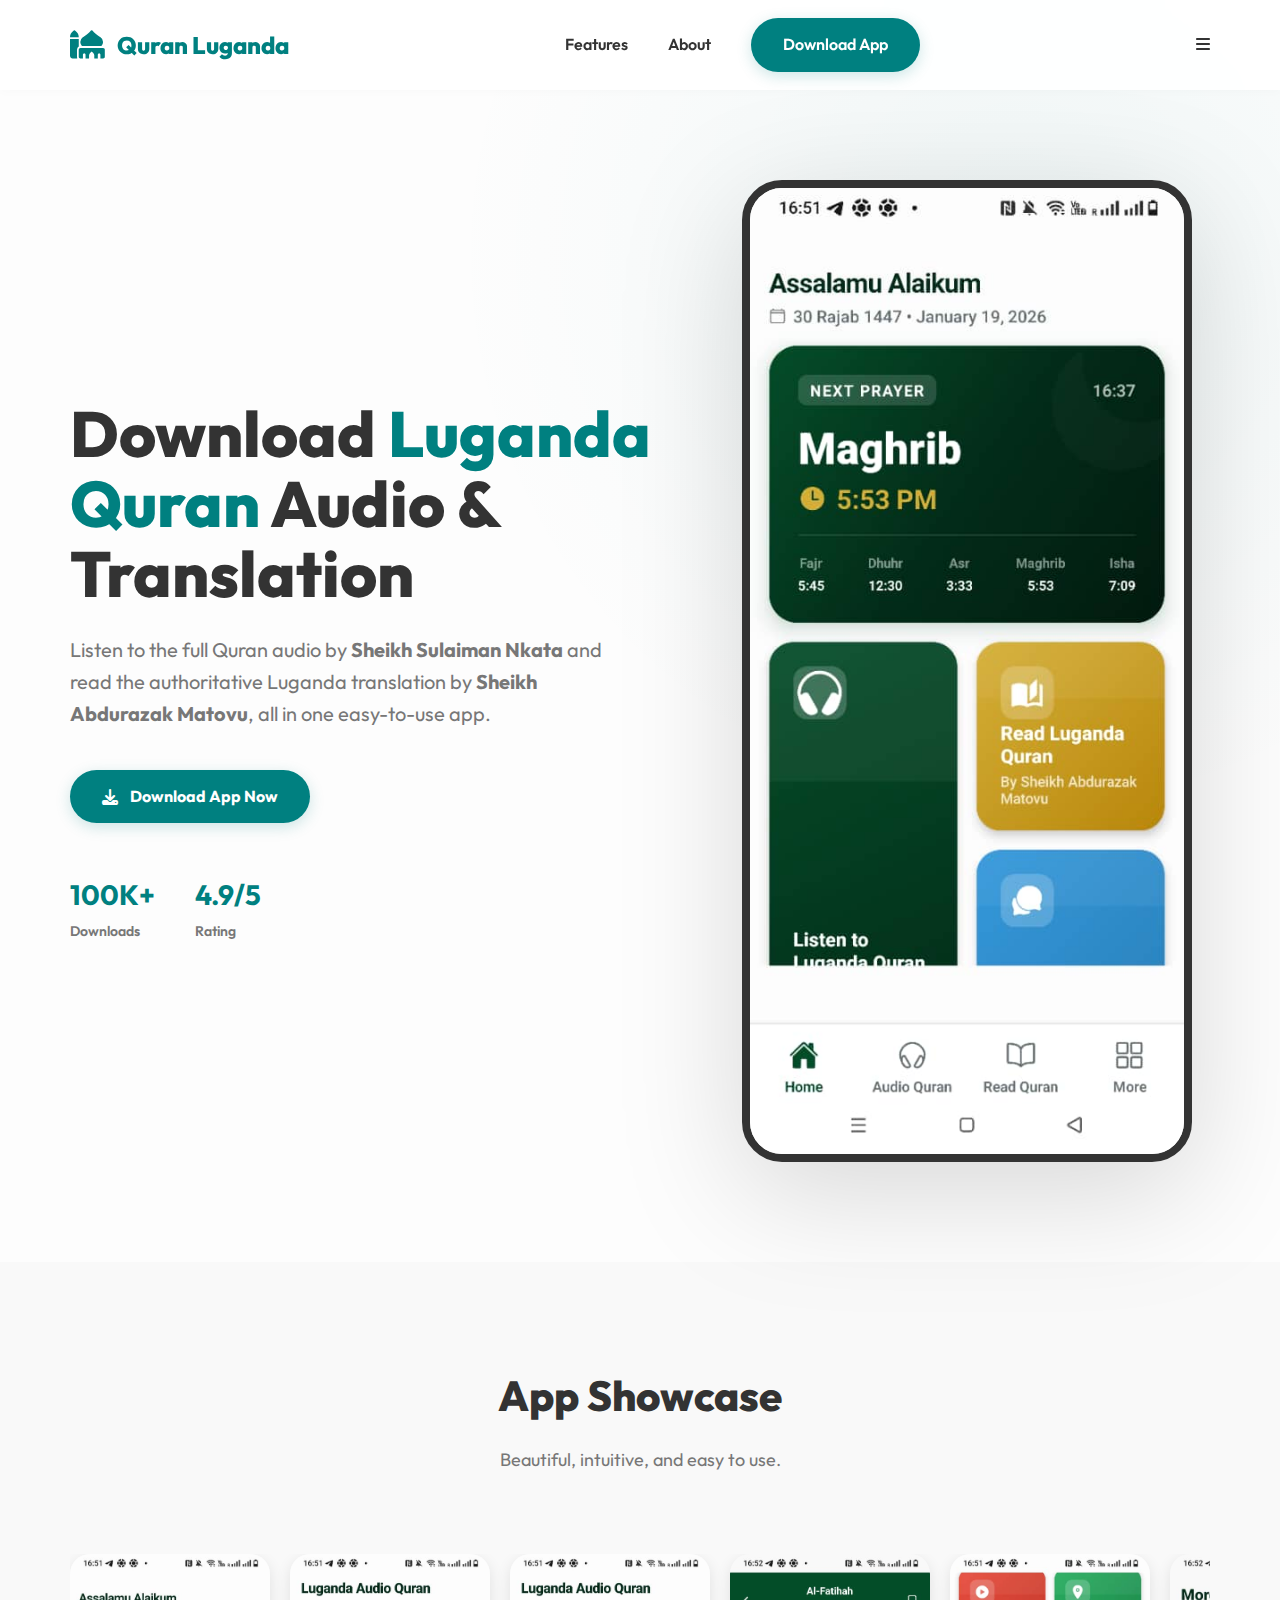
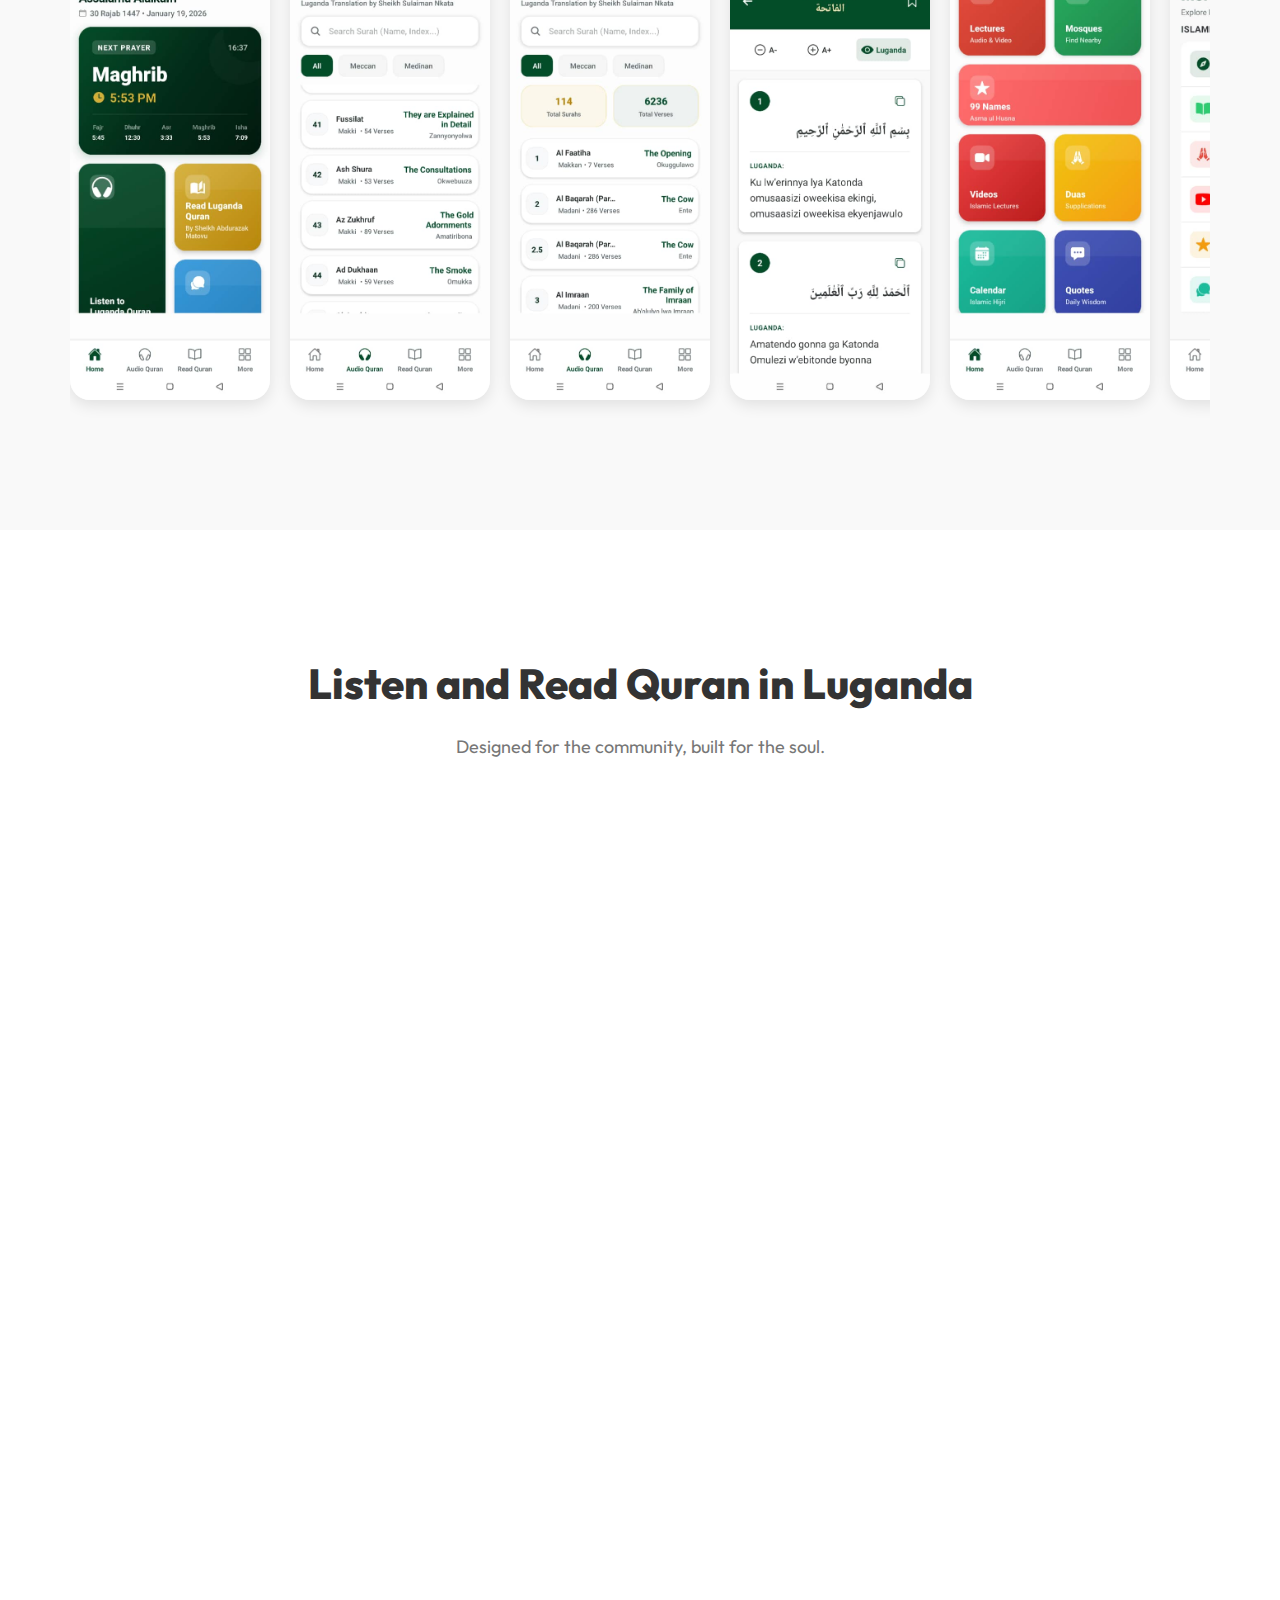
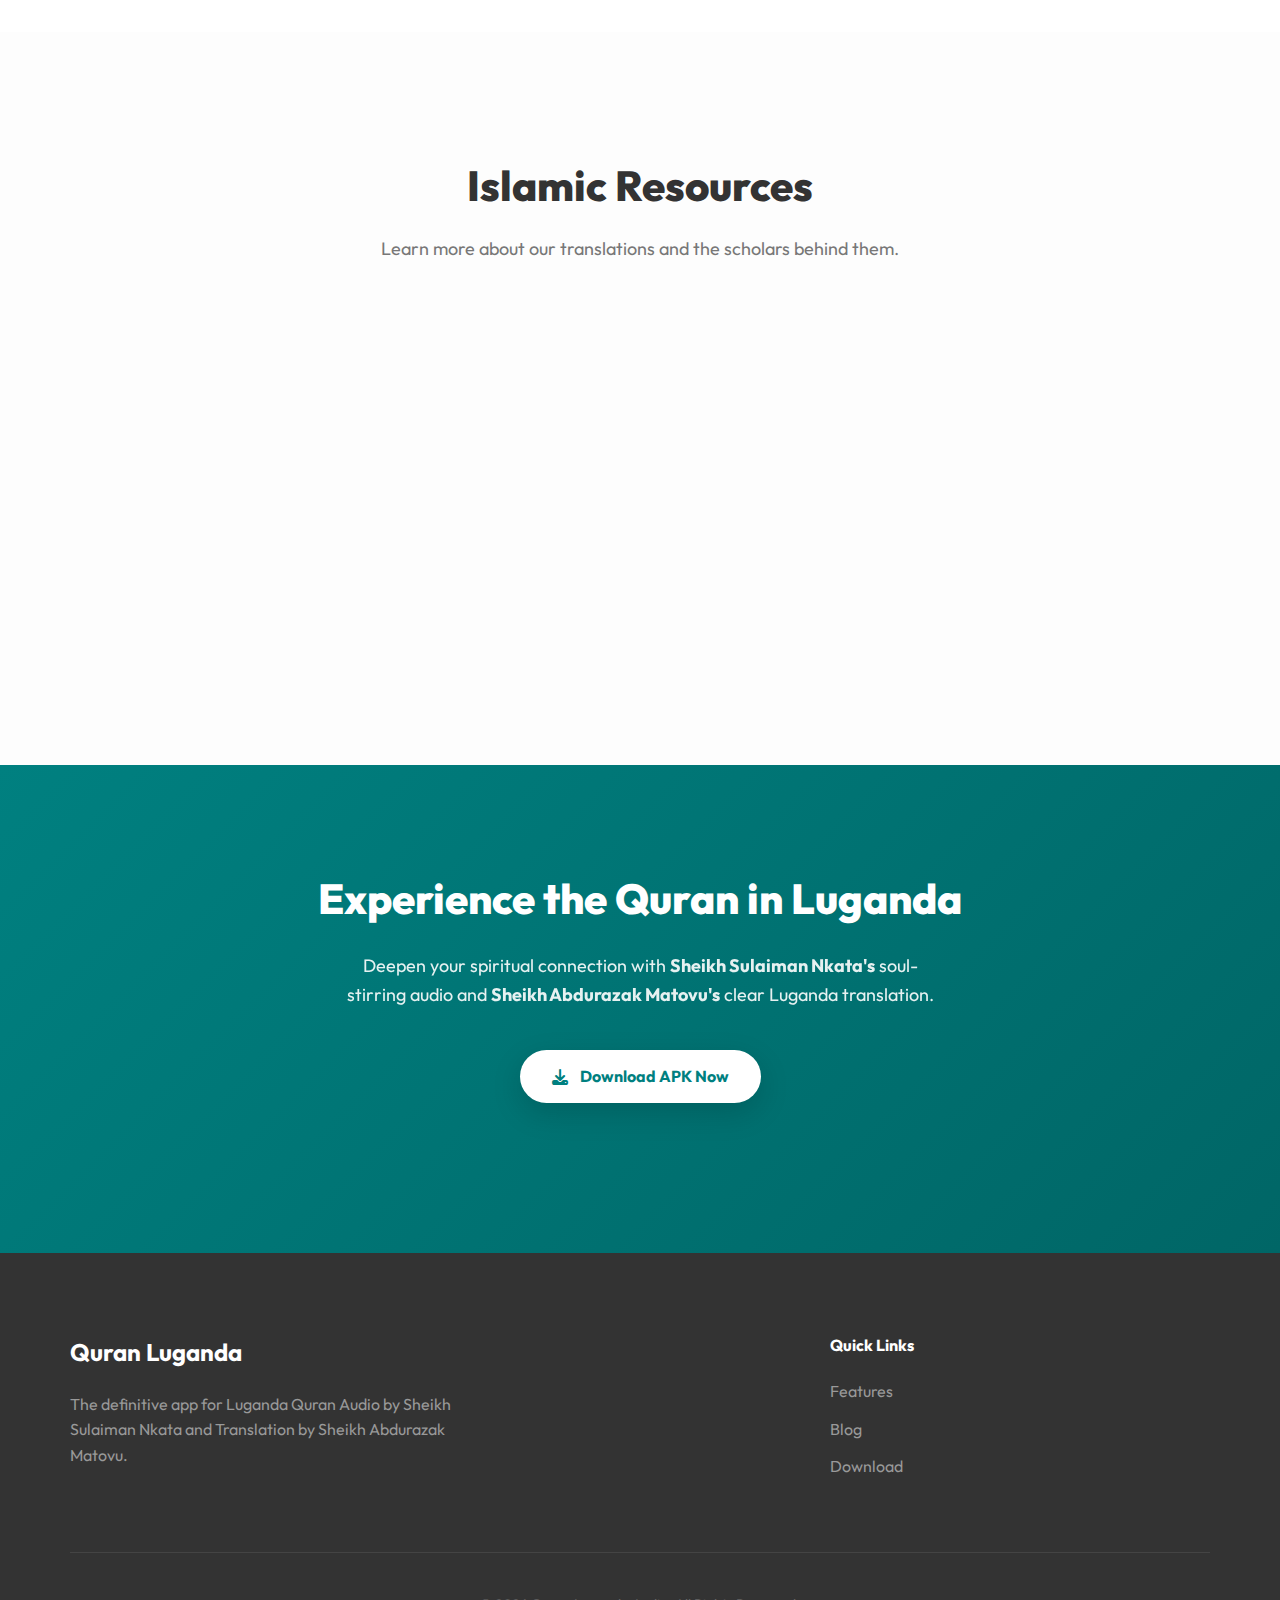
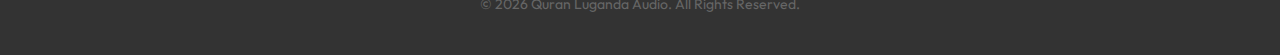
<file: index.html>
<!DOCTYPE html>
<html lang="en">

<head>
    <meta charset="UTF-8">
    <meta name="viewport" content="width=device-width, initial-scale=1.0">
    <title>Luganda Quran: Full Audio by Sheikh Sulaiman Nkata & Translation by Sheikh Abdurazak Matovu</title>
    <meta name="description"
        content="Get the ultimate Luganda Quran app. Featuring full Luganda Quran translation by Sheikh Sulaiman Nkata and the authentic Luganda Quran translation by Sheikh Abdurazak Matovu.">
    <meta name="keywords"
        content="luganda audio quran sheikh sulaiman nkata, luganda quran translation sheikh abdulrazak matovu, nkata quran audio, matovu luganda translation, luganda quran app">
    <link href="https://fonts.googleapis.com/css2?family=Outfit:wght@300;400;600;700;800&display=swap" rel="stylesheet">
    <link rel="stylesheet" href="https://cdnjs.cloudflare.com/ajax/libs/font-awesome/6.4.0/css/all.min.css">
    <link rel="icon" type="image/png" href="assets/icon.png">
    <link rel="stylesheet" href="css/style.css">

    <meta name="google-site-verification" content="h4KL3vd6GWtZIROnPyLtY2tIYtEu7LKfR4NY5_Zqbvc" />
</head>

<body>
    <!-- Navigation -->
    <nav class="navbar">
        <div class="container nav-wrapper">
            <div class="logo">
                <i class="fas fa-mosque"></i>
                <span>Quran Luganda</span>
            </div>
            <ul class="nav-links">
                <li><a href="#features">Features</a></li>
                <li><a href="#about">About</a></li>
                <li><a href="#download" class="btn-primary">Download App</a></li>
            </ul>
            <div class="menu-toggle">
                <i class="fas fa-bars"></i>
            </div>
        </div>
    </nav>

    <!-- Hero Section -->
    <header class="hero">
        <div class="container hero-grid">
            <div class="hero-text">

                <h1>Download <span>Luganda Quran</span> Audio & Translation</h1>
                <p>Listen to the full Quran audio by <b>Sheikh Sulaiman Nkata</b> and read the authoritative Luganda
                    translation by <b>Sheikh Abdurazak Matovu</b>, all in one easy-to-use app.</p>
                <div class="cta-buttons">
                    <a href="https://firebasestorage.googleapis.com/v0/b/qurancms-ecf1e.appspot.com/o/QuranLuganda.apk?alt=media&token=3fe24dc3-1a38-446a-a864-f826b4dfc146"
                        download="QuranLuganda.apk" class="btn-primary">
                        <i class="fas fa-download"></i>
                        <span>Download App Now</span>
                    </a>
                </div>
                <div class="stats">
                    <div class="stat-item">
                        <strong>100K+</strong>
                        <span>Downloads</span>
                    </div>
                    <div class="stat-item">
                        <strong>4.9/5</strong>
                        <span>Rating</span>
                    </div>
                </div>
            </div>
            <div class="hero-image">
                <div class="mockup-frame">
                    <img src="assets/sc1.jpeg" alt="Quran Luganda App Home Screen">
                </div>
            </div>
        </div>
    </header>

    <!-- Screenshots Section -->
    <section id="screenshots" class="screenshots">
        <div class="container">
            <div class="section-title">
                <h2>App Showcase</h2>
                <p>Beautiful, intuitive, and easy to use.</p>
            </div>
            <div class="screenshots-slider">
                <div class="screenshot-item">
                    <img src="assets/sc1.jpeg" alt="Screenshot 1">
                </div>
                <div class="screenshot-item">
                    <img src="assets/sc2.jpeg" alt="Screenshot 2">
                </div>
                <div class="screenshot-item">
                    <img src="assets/sc3.jpeg" alt="Screenshot 3">
                </div>
                <div class="screenshot-item">
                    <img src="assets/sc4.jpeg" alt="Screenshot 4">
                </div>
                <div class="screenshot-item">
                    <img src="assets/sc5.jpeg" alt="Screenshot 5">
                </div>
                <div class="screenshot-item">
                    <img src="assets/sc6.jpeg" alt="Screenshot 6">
                </div>
            </div>
        </div>
    </section>

    <!-- Features Section -->
    <section id="features" class="features">
        <div class="container">
            <div class="section-title">
                <h2>Listen and Read Quran in Luganda</h2>
                <p>Designed for the community, built for the soul.</p>
            </div>
            <div class="features-grid">
                <div class="feature-card">
                    <div class="icon-box"><i class="fas fa-volume-up"></i></div>
                    <h3>Audio Quran</h3>
                    <p>High-quality full Luganda audio translation for all 114 surahs by Sheikh Sulaiman Nkata</p>
                </div>
                <div class="feature-card">
                    <div class="icon-box"><i class="fas fa-microphone"></i></div>
                    <h3>Islamic Lectures</h3>
                    <p>Exclusive lectures from speakers like Sheikh SSenjala, Iman Kyeyune and more.</p>
                </div>
                <div class="feature-card">
                    <div class="icon-box"><i class="fas fa-download"></i></div>
                    <h3>Offline Access</h3>
                    <p>Download your favorite surahs and translations to listen or read even without an internet
                        connection.</p>
                </div>
                <div class="feature-card">
                    <div class="icon-box"><i class="fas fa-calendar-alt"></i></div>
                    <h3>Islamic Calendar</h3>
                    <p>Integrated Islamic calendar to track important dates.</p>
                </div>
                <div class="feature-card">
                    <div class="icon-box"><i class="fas fa-compass"></i></div>
                    <h3>Qibla Finder</h3>
                    <p>Accurate Qibla direction finder based on your current location.</p>
                </div>
                <div class="feature-card">
                    <div class="icon-box"><i class="fas fa-book-open"></i></div>
                    <h3>Quran Reading</h3>
                    <p>Read the Quran in Arabic and Luganda translation by Sheikh Abdurazak Matovu.</p>
                </div>
            </div>
        </div>
    </section>

    <!-- Blog Section -->
    <section id="blog" class="blog">
        <div class="container">
            <div class="section-title">
                <h2>Islamic Resources</h2>
                <p>Learn more about our translations and the scholars behind them.</p>
            </div>
            <div class="features-grid">
                <article class="feature-card">
                    <h3>Sheikh Sulaiman Nkata Audio Guide</h3>
                    <p>Learn how to download the full 114 surahs for offline listening on your device.</p>
                    <a href="blog/how-to-download-full-luganda-quran-audio-by-sheikh-sulaiman-nkata.html"
                        class="back-link" style="margin-top: 15px; display: inline-block;">Read More &rarr;</a>
                </article>
                <article class="feature-card">
                    <h3>Authentic Matovu Translation</h3>
                    <p>Discover the history and importance of the definitive Luganda Quran text translation.</p>
                    <a href="blog/authentic-luganda-quran-translation-by-sheikh-abdurazak-matovu.html" class="back-link"
                        style="margin-top: 15px; display: inline-block;">Read More &rarr;</a>
                </article>
                <article class="feature-card">
                    <h3>Listen Luganda Quran Online</h3>
                    <p>A complete guide to streaming high-quality Quran recitations in Luganda.</p>
                    <a href="blog/listen-to-luganda-quran-online-guide.html" class="back-link"
                        style="margin-top: 15px; display: inline-block;">Read More &rarr;</a>
                </article>
            </div>
        </div>
    </section>

    <!-- Download Section -->
    <section id="download" class="download-cta">
        <div class="container">
            <div class="download-content">
                <h2>Experience the Quran in Luganda</h2>
                <p>Deepen your spiritual connection with <b>Sheikh Sulaiman Nkata's</b> soul-stirring audio and
                    <b>Sheikh Abdurazak Matovu's</b> clear Luganda translation.
                </p>
                <div class="cta-buttons">
                    <a href="https://firebasestorage.googleapis.com/v0/b/qurancms-ecf1e.appspot.com/o/QuranLuganda.apk?alt=media&token=3fe24dc3-1a38-446a-a864-f826b4dfc146"
                        download="QuranLuganda.apk" class="btn-primary">
                        <i class="fas fa-download"></i>
                        Download APK Now
                    </a>
                </div>
            </div>
        </div>
    </section>

    <!-- Footer -->
    <footer class="footer">
        <div class="container">
            <div class="footer-grid">
                <div class="footer-about">
                    <h3>Quran Luganda</h3>
                    <p>The definitive app for Luganda Quran Audio by Sheikh Sulaiman Nkata and Translation by Sheikh
                        Abdurazak Matovu.</p>
                </div>
                <div class="footer-links">
                    <h4>Quick Links</h4>
                    <ul>
                        <li><a href="#features">Features</a></li>
                        <li><a href="#blog">Blog</a></li>
                        <li><a href="#download">Download</a></li>
                    </ul>
                </div>
            </div>
            <div class="footer-bottom">
                <p>&copy; 2026 Quran Luganda Audio. All Rights Reserved.</p>
            </div>
        </div>
    </footer>

    <script src="js/main.js"></script>
</body>

</html>
</file>
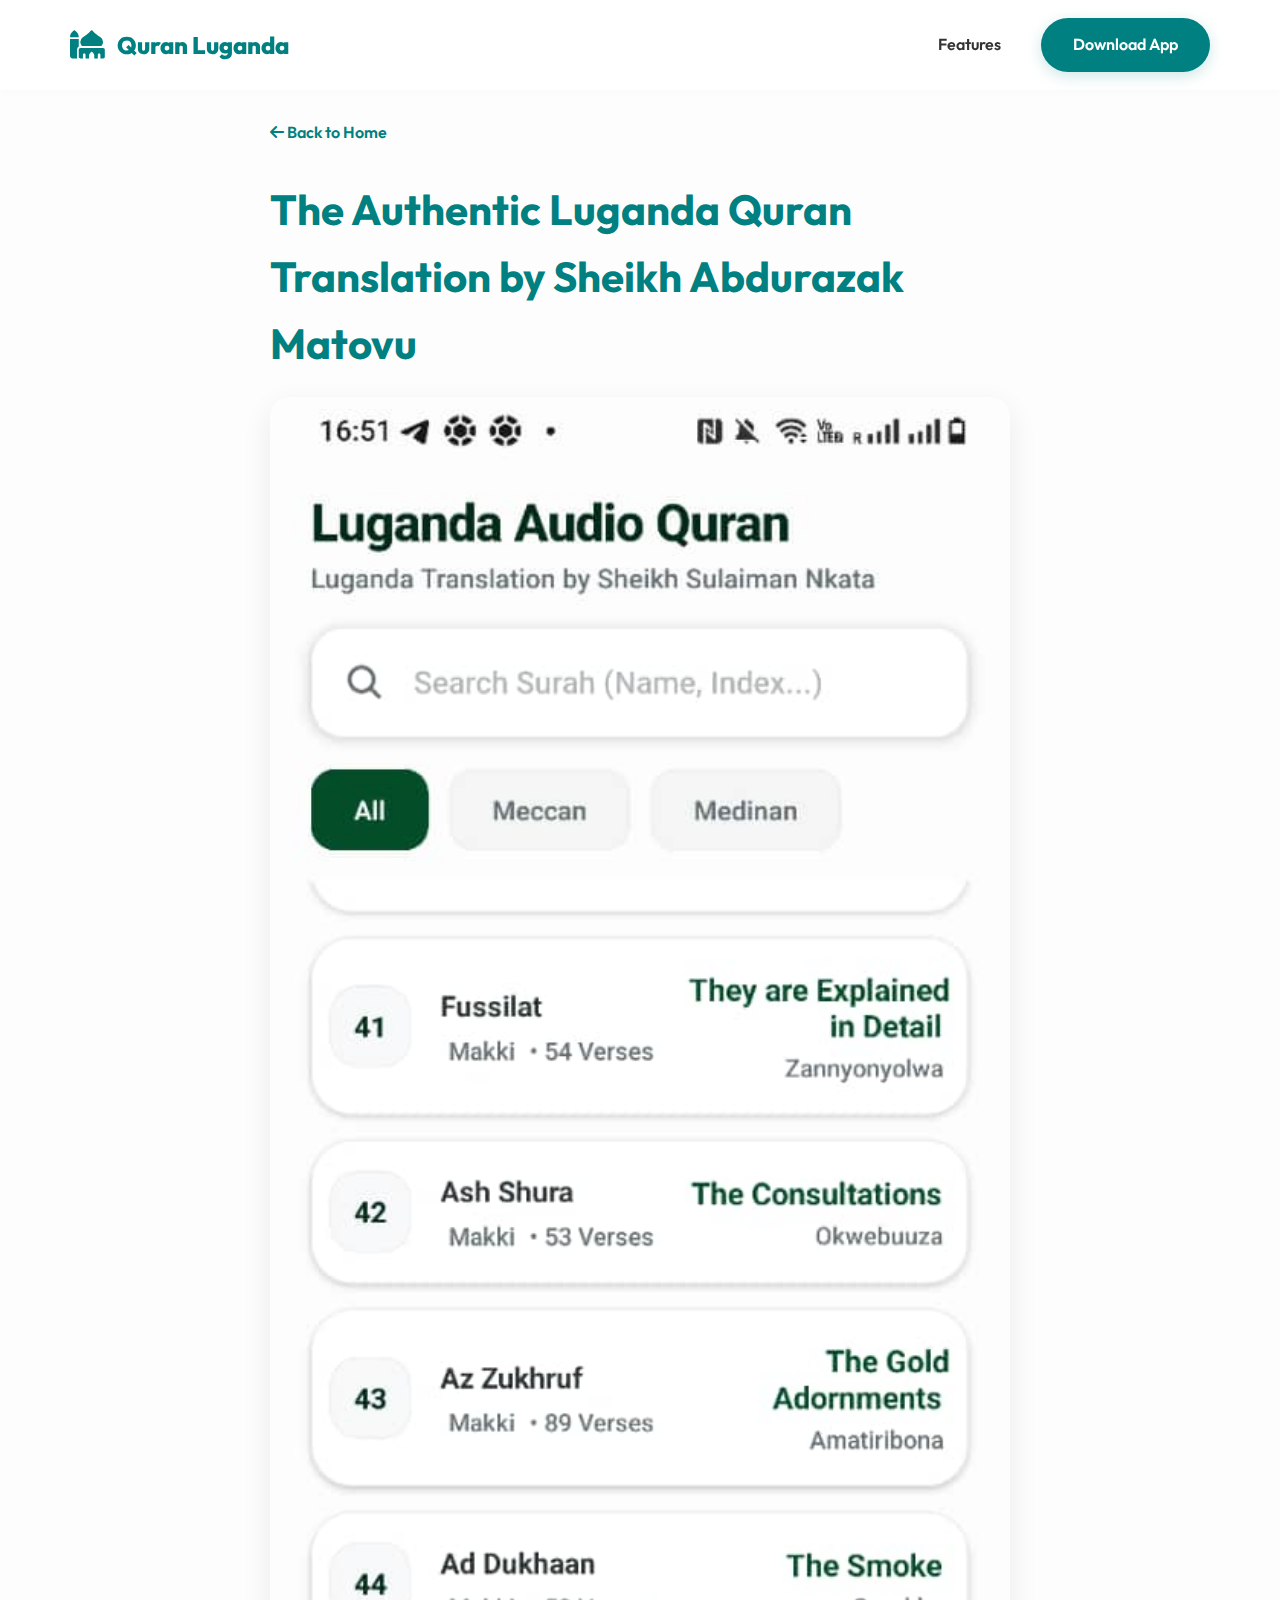
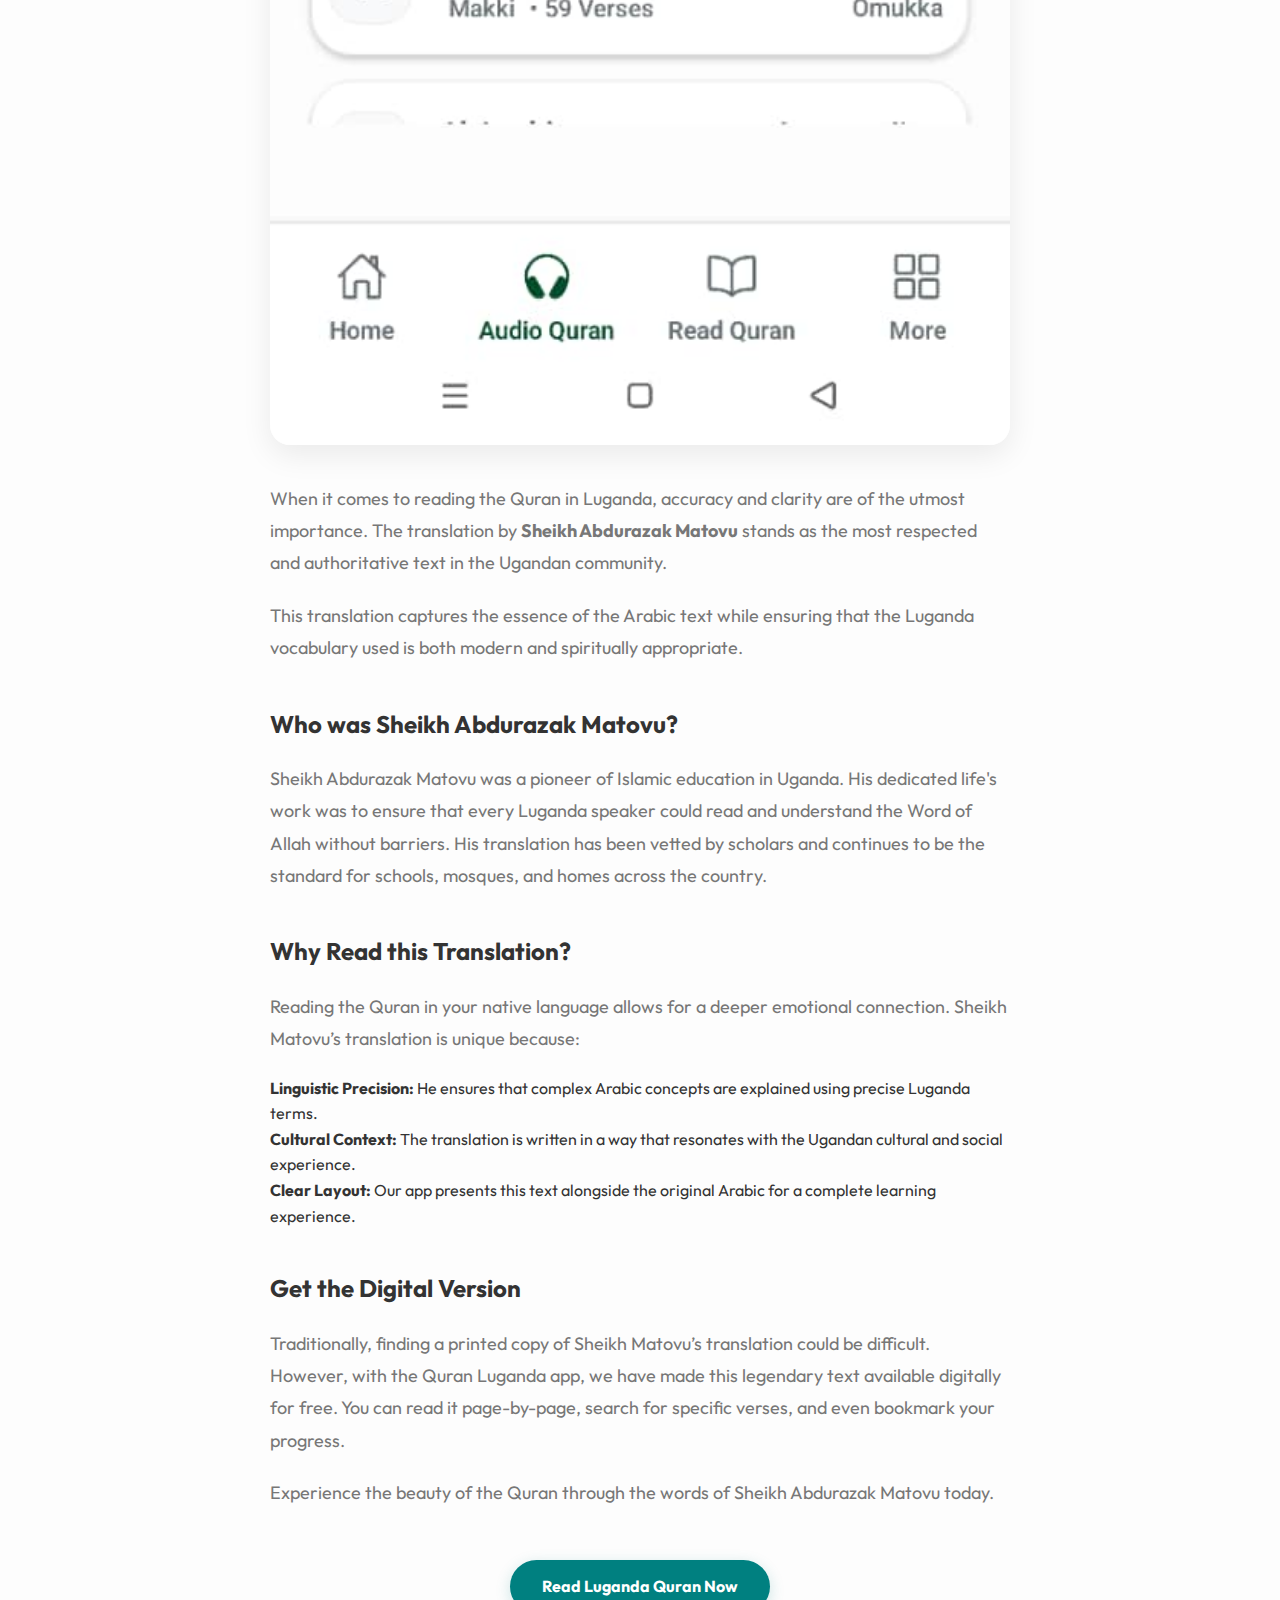
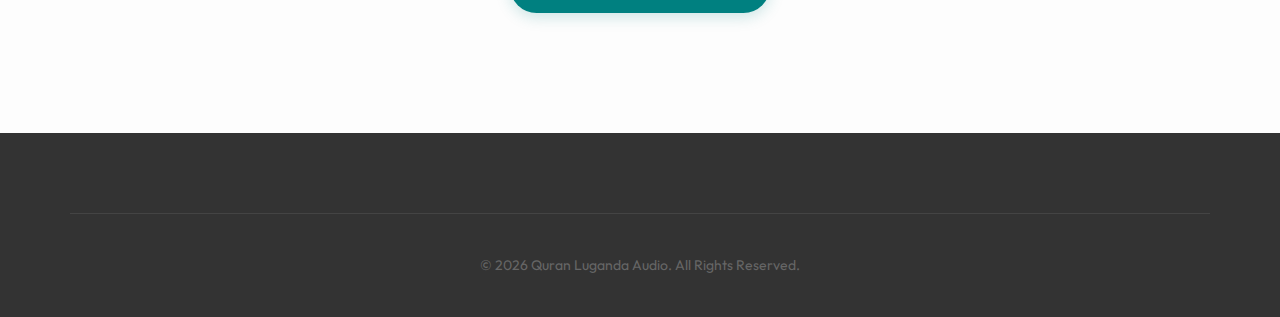
<file: blog/authentic-luganda-quran-translation-by-sheikh-abdurazak-matovu.html>
<!DOCTYPE html>
<html lang="en">

<head>
    <meta charset="UTF-8">
    <meta name="viewport" content="width=device-width, initial-scale=1.0">
    <title>The Definitive Luganda Quran Translation by Sheikh Abdurazak Matovu</title>
    <meta name="description"
        content="Discover the history and importance of the most authentic Luganda Quran text translation written by Sheikh Abdurazak Matovu. Read the Quran in Luganda today.">
    <link href="https://fonts.googleapis.com/css2?family=Outfit:wght@300;400;600;700;800&display=swap" rel="stylesheet">
    <link rel="stylesheet" href="https://cdnjs.cloudflare.com/ajax/libs/font-awesome/6.4.0/css/all.min.css">
    <link rel="icon" type="image/png" href="../assets/icon.png">
    <link rel="stylesheet" href="../css/style.css">
    <style>
        .blog-post {
            padding: 120px 0;
            max-width: 800px;
            margin: 0 auto;
        }

        .blog-content h1 {
            font-size: 42px;
            margin-bottom: 20px;
            color: var(--primary);
        }

        .blog-content p {
            font-size: 18px;
            margin-bottom: 20px;
            color: var(--gray);
            line-height: 1.8;
        }

        .blog-content h2 {
            margin-top: 40px;
            margin-bottom: 20px;
            color: var(--charcoal);
        }

        .blog-content img {
            width: 100%;
            border-radius: 20px;
            margin-bottom: 30px;
            box-shadow: var(--shadow);
        }

        .back-link {
            display: inline-block;
            margin-bottom: 30px;
            color: var(--primary);
            font-weight: 600;
        }
    </style>
</head>

<body>
    <nav class="navbar">
        <div class="container nav-wrapper">
            <div class="logo">
                <a href="../index.html" style="display: flex; align-items: center; gap: 12px;">
                    <i class="fas fa-mosque"></i>
                    <span>Quran Luganda</span>
                </a>
            </div>
            <ul class="nav-links">
                <li><a href="../index.html#features">Features</a></li>
                <li><a href="../index.html#download" class="btn-primary">Download App</a></li>
            </ul>
        </div>
    </nav>

    <article class="blog-post">
        <div class="container blog-content">
            <a href="../index.html" class="back-link"><i class="fas fa-arrow-left"></i> Back to Home</a>
            <h1>The Authentic Luganda Quran Translation by Sheikh Abdurazak Matovu</h1>
            <img src="../assets/sc2.jpeg" alt="Sheikh Abdurazak Matovu Luganda Quran Translation">
            <p>When it comes to reading the Quran in Luganda, accuracy and clarity are of the utmost importance. The
                translation by <b>Sheikh Abdurazak Matovu</b> stands as the most respected and authoritative text in the
                Ugandan community.</p>

            <p>This translation captures the essence of the Arabic text while ensuring that the Luganda vocabulary used
                is both modern and spiritually appropriate.</p>

            <h2>Who was Sheikh Abdurazak Matovu?</h2>
            <p>Sheikh Abdurazak Matovu was a pioneer of Islamic education in Uganda. His dedicated life's work was to
                ensure that every Luganda speaker could read and understand the Word of Allah without barriers. His
                translation has been vetted by scholars and continues to be the standard for schools, mosques, and homes
                across the country.</p>

            <h2>Why Read this Translation?</h2>
            <p>Reading the Quran in your native language allows for a deeper emotional connection. Sheikh Matovu’s
                translation is unique because:</p>
            <ul>
                <li><strong>Linguistic Precision:</strong> He ensures that complex Arabic concepts are explained using
                    precise Luganda terms.</li>
                <li><strong>Cultural Context:</strong> The translation is written in a way that resonates with the
                    Ugandan cultural and social experience.</li>
                <li><strong>Clear Layout:</strong> Our app presents this text alongside the original Arabic for a
                    complete learning experience.</li>
            </ul>

            <h2>Get the Digital Version</h2>
            <p>Traditionally, finding a printed copy of Sheikh Matovu’s translation could be difficult. However, with
                the Quran Luganda app, we have made this legendary text available digitally for free. You can read it
                page-by-page, search for specific verses, and even bookmark your progress.</p>

            <p>Experience the beauty of the Quran through the words of Sheikh Abdurazak Matovu today.</p>

            <div style="margin-top: 50px; text-align: center;">
                <a href="../index.html#download" class="btn-primary">Read Luganda Quran Now</a>
            </div>
        </div>
    </article>

    <footer class="footer">
        <div class="container">
            <div class="footer-bottom">
                <p>&copy; 2026 Quran Luganda Audio. All Rights Reserved.</p>
            </div>
        </div>
    </footer>
</body>

</html>
</file>
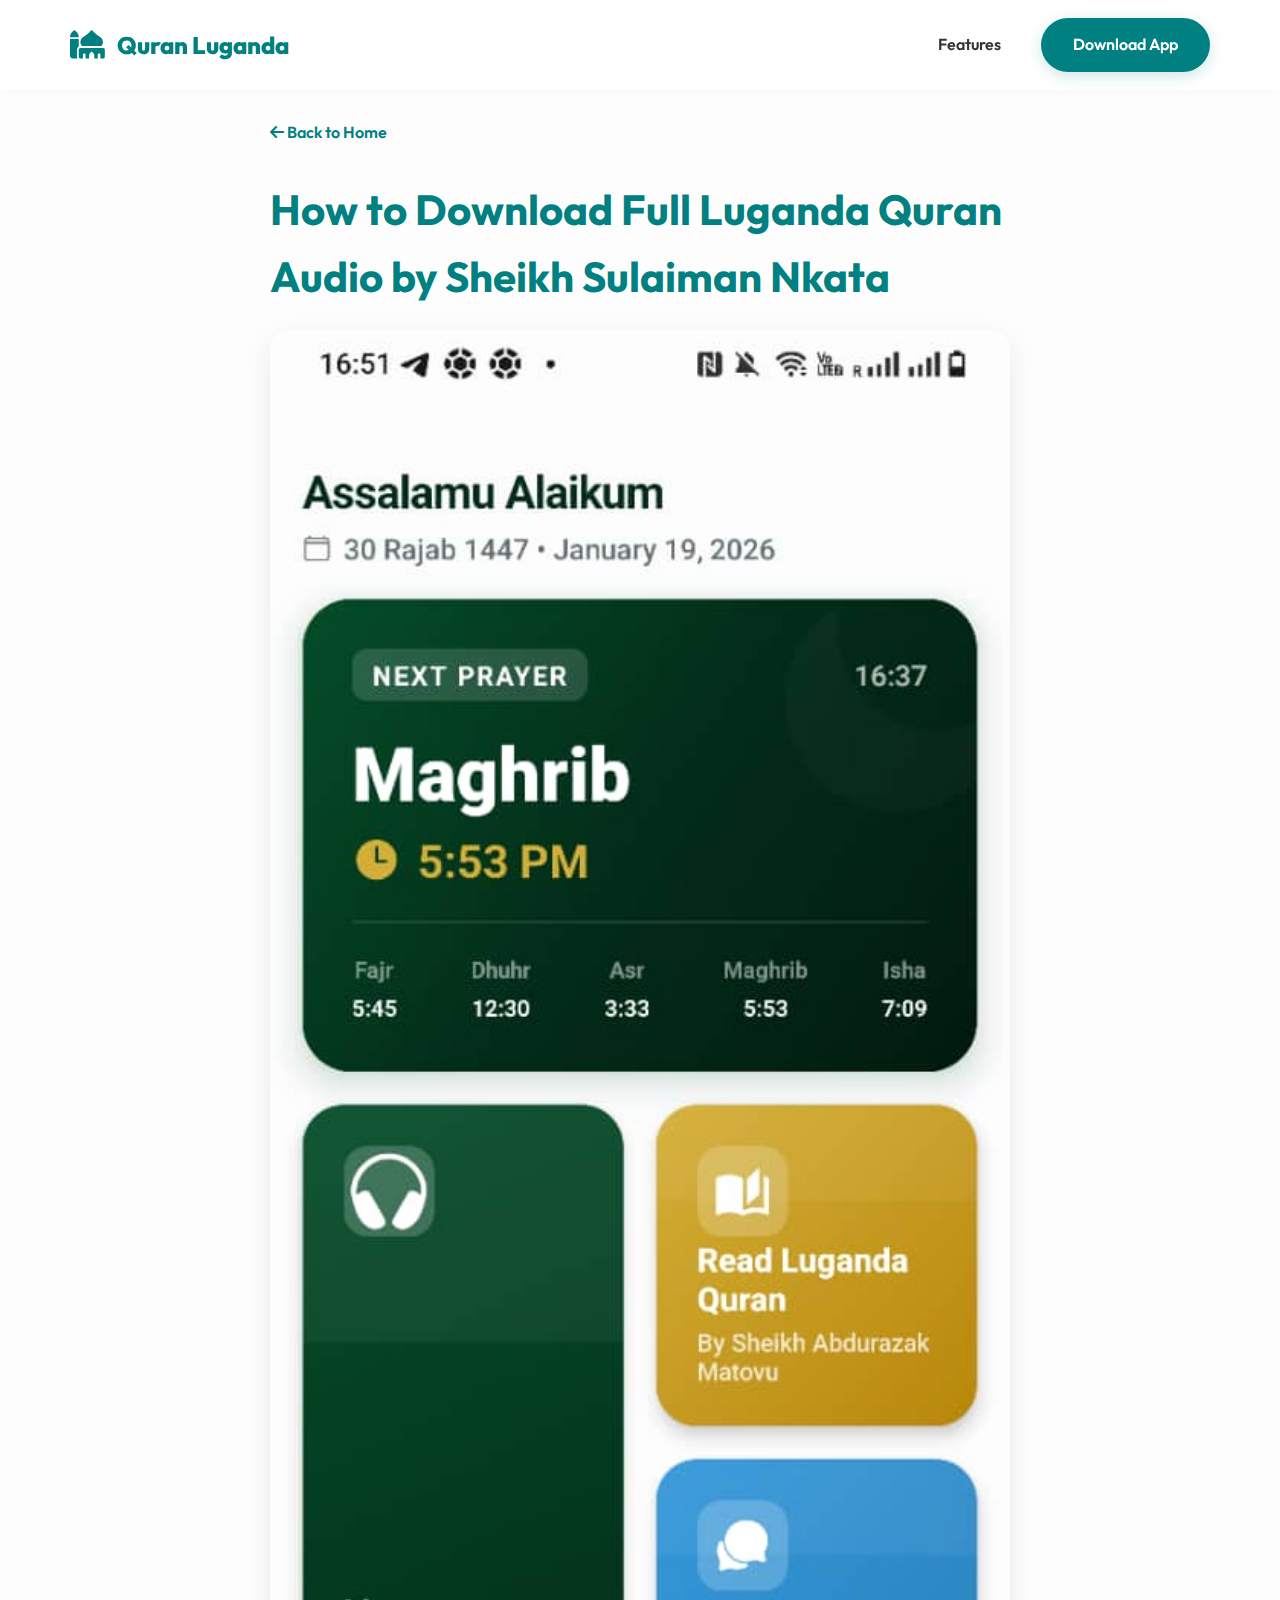
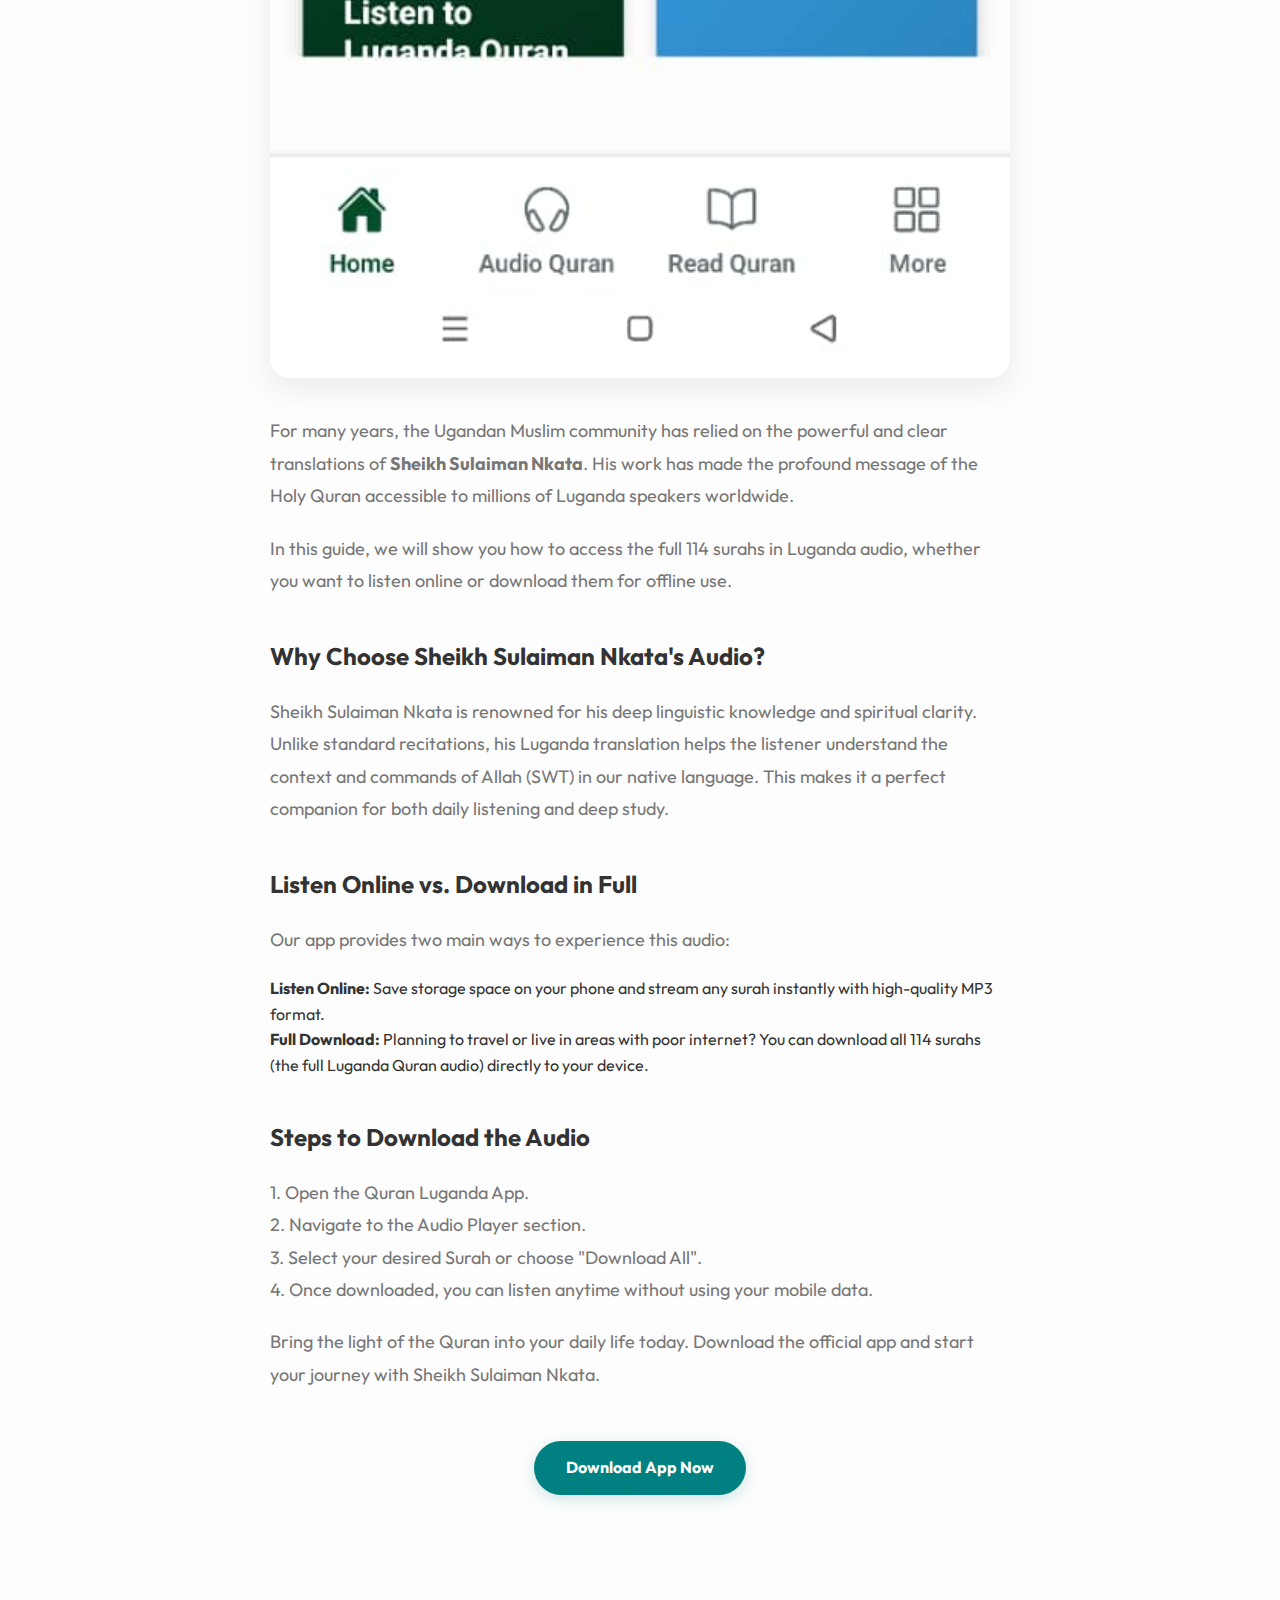
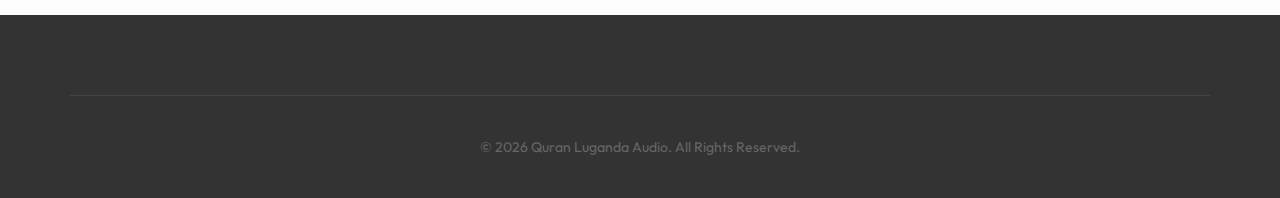
<file: blog/how-to-download-full-luganda-quran-audio-by-sheikh-sulaiman-nkata.html>
<!DOCTYPE html>
<html lang="en">

<head>
    <meta charset="UTF-8">
    <meta name="viewport" content="width=device-width, initial-scale=1.0">
    <title>How to Download Full Luganda Quran Audio by Sheikh Sulaiman Nkata - Official Guide</title>
    <meta name="description"
        content="Learn how to download the complete 114 surahs of the Quran in Luganda audio, translated by Sheikh Sulaiman Nkata. Listen online or offline anywhere in Uganda.">
    <link href="https://fonts.googleapis.com/css2?family=Outfit:wght@300;400;600;700;800&display=swap" rel="stylesheet">
    <link rel="stylesheet" href="https://cdnjs.cloudflare.com/ajax/libs/font-awesome/6.4.0/css/all.min.css">
    <link rel="icon" type="image/png" href="../assets/icon.png">
    <link rel="stylesheet" href="../css/style.css">
    <style>
        .blog-post {
            padding: 120px 0;
            max-width: 800px;
            margin: 0 auto;
        }

        .blog-content h1 {
            font-size: 42px;
            margin-bottom: 20px;
            color: var(--primary);
        }

        .blog-content p {
            font-size: 18px;
            margin-bottom: 20px;
            color: var(--gray);
            line-height: 1.8;
        }

        .blog-content h2 {
            margin-top: 40px;
            margin-bottom: 20px;
            color: var(--charcoal);
        }

        .blog-content img {
            width: 100%;
            border-radius: 20px;
            margin-bottom: 30px;
            box-shadow: var(--shadow);
        }

        .back-link {
            display: inline-block;
            margin-bottom: 30px;
            color: var(--primary);
            font-weight: 600;
        }
    </style>
</head>

<body>
    <nav class="navbar">
        <div class="container nav-wrapper">
            <div class="logo">
                <a href="../index.html" style="display: flex; align-items: center; gap: 12px;">
                    <i class="fas fa-mosque"></i>
                    <span>Quran Luganda</span>
                </a>
            </div>
            <ul class="nav-links">
                <li><a href="../index.html#features">Features</a></li>
                <li><a href="../index.html#download" class="btn-primary">Download App</a></li>
            </ul>
        </div>
    </nav>

    <article class="blog-post">
        <div class="container blog-content">
            <a href="../index.html" class="back-link"><i class="fas fa-arrow-left"></i> Back to Home</a>
            <h1>How to Download Full Luganda Quran Audio by Sheikh Sulaiman Nkata</h1>
            <img src="../assets/sc1.jpeg" alt="Sheikh Sulaiman Nkata Luganda Quran Audio App">
            <p>For many years, the Ugandan Muslim community has relied on the powerful and clear translations of
                <b>Sheikh Sulaiman Nkata</b>. His work has made the profound message of the Holy Quran accessible to
                millions of Luganda speakers worldwide.</p>

            <p>In this guide, we will show you how to access the full 114 surahs in Luganda audio, whether you want to
                listen online or download them for offline use.</p>

            <h2>Why Choose Sheikh Sulaiman Nkata's Audio?</h2>
            <p>Sheikh Sulaiman Nkata is renowned for his deep linguistic knowledge and spiritual clarity. Unlike
                standard recitations, his Luganda translation helps the listener understand the context and commands of
                Allah (SWT) in our native language. This makes it a perfect companion for both daily listening and deep
                study.</p>

            <h2>Listen Online vs. Download in Full</h2>
            <p>Our app provides two main ways to experience this audio:</p>
            <ul>
                <li><strong>Listen Online:</strong> Save storage space on your phone and stream any surah instantly with
                    high-quality MP3 format.</li>
                <li><strong>Full Download:</strong> Planning to travel or live in areas with poor internet? You can
                    download all 114 surahs (the full Luganda Quran audio) directly to your device.</li>
            </ul>

            <h2>Steps to Download the Audio</h2>
            <p>1. Open the Quran Luganda App.<br>
                2. Navigate to the Audio Player section.<br>
                3. Select your desired Surah or choose "Download All".<br>
                4. Once downloaded, you can listen anytime without using your mobile data.</p>

            <p>Bring the light of the Quran into your daily life today. Download the official app and start your journey
                with Sheikh Sulaiman Nkata.</p>

            <div style="margin-top: 50px; text-align: center;">
                <a href="../index.html#download" class="btn-primary">Download App Now</a>
            </div>
        </div>
    </article>

    <footer class="footer">
        <div class="container">
            <div class="footer-bottom">
                <p>&copy; 2026 Quran Luganda Audio. All Rights Reserved.</p>
            </div>
        </div>
    </footer>
</body>

</html>
</file>
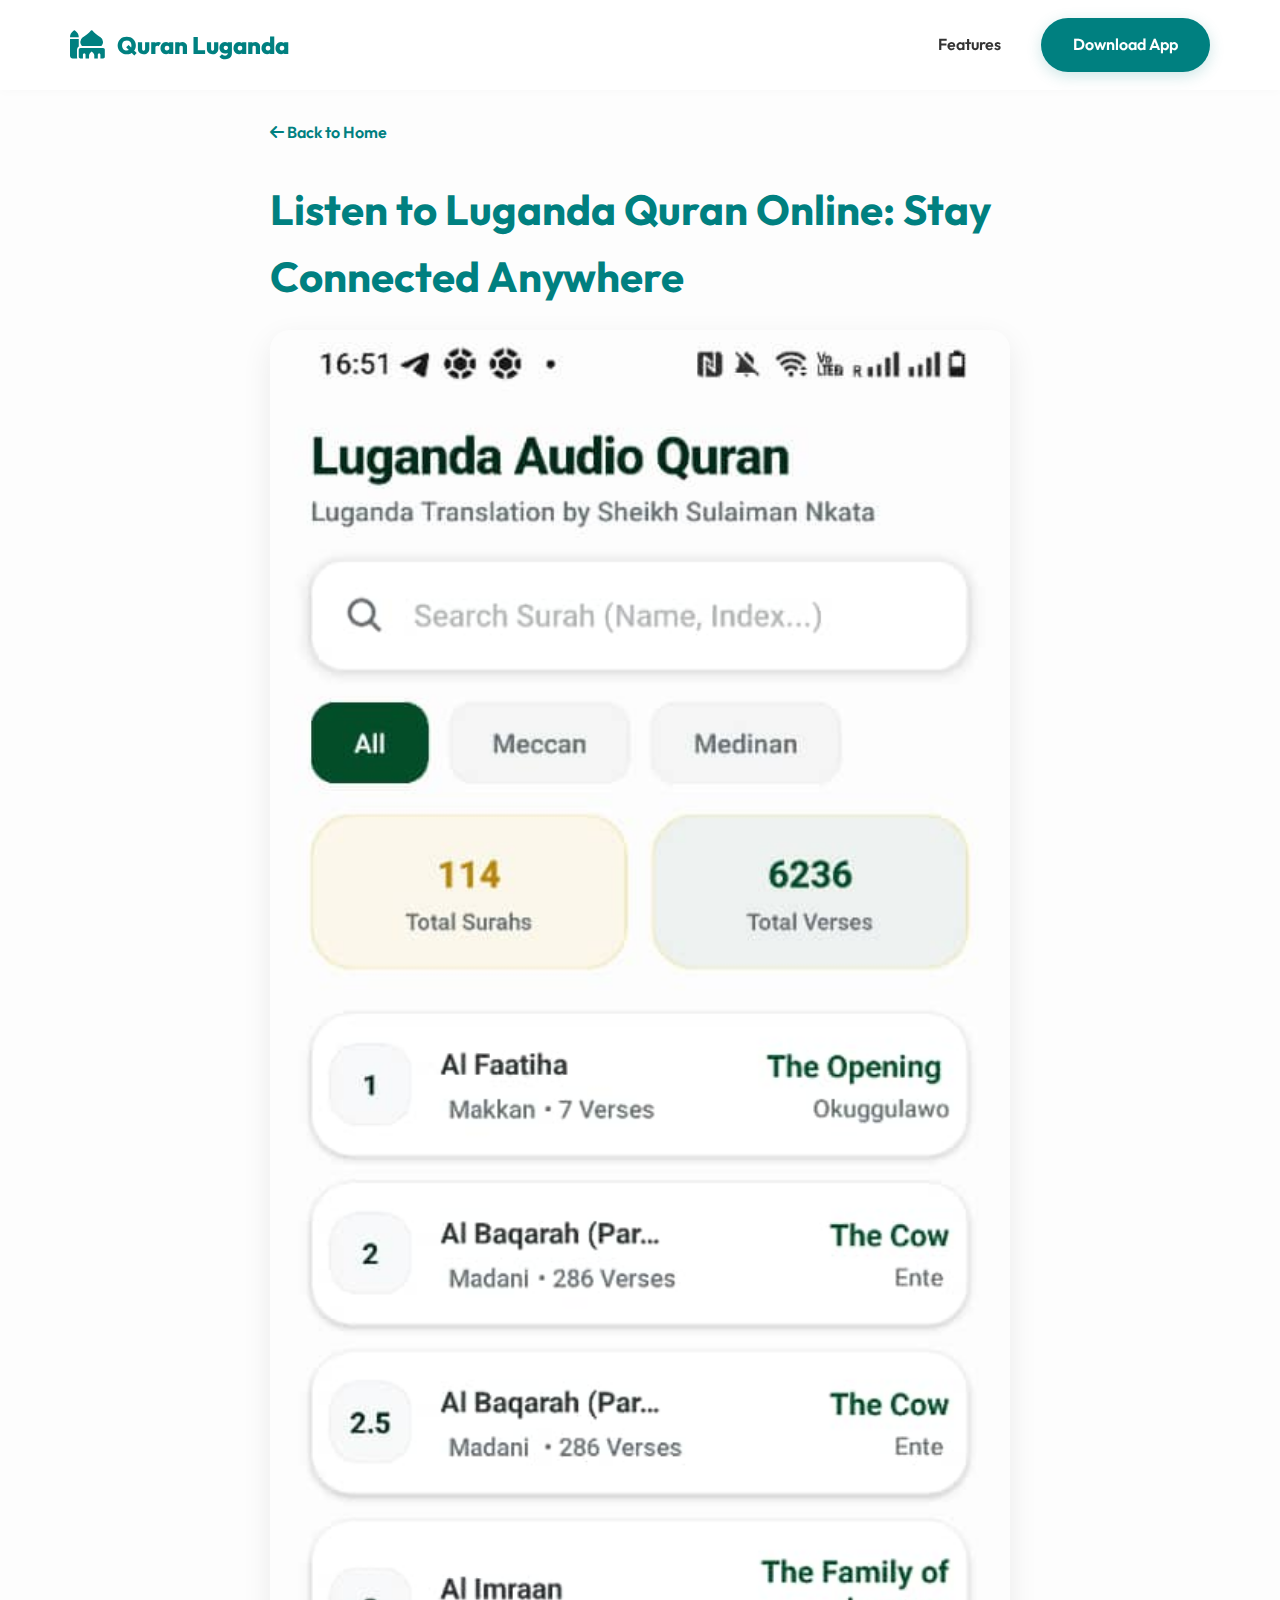
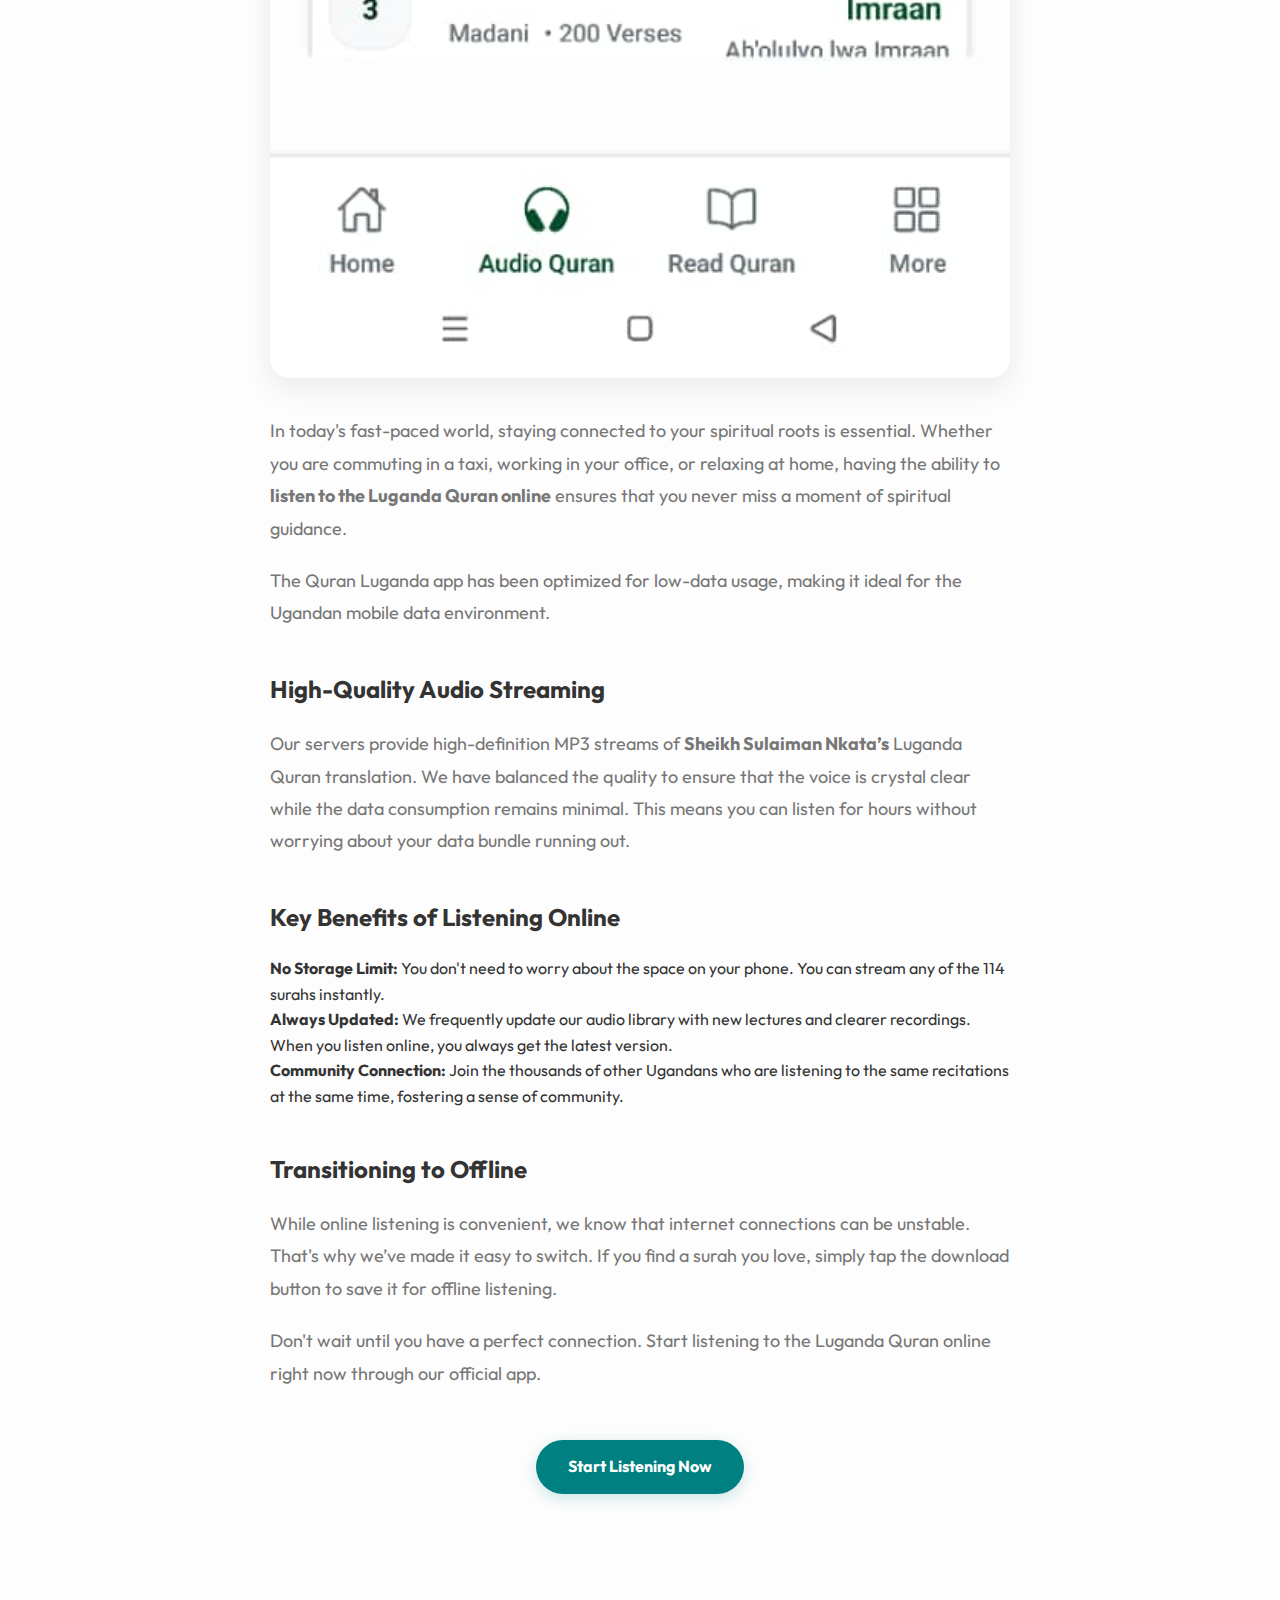
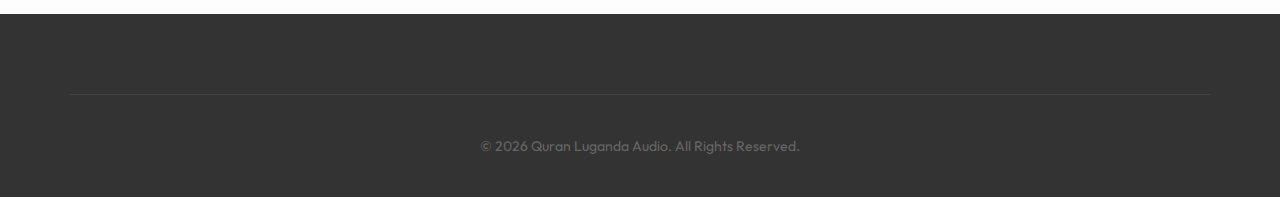
<file: blog/listen-to-luganda-quran-online-guide.html>
<!DOCTYPE html>
<html lang="en">

<head>
    <meta charset="UTF-8">
    <meta name="viewport" content="width=device-width, initial-scale=1.0">
    <title>Listen to Luganda Quran Online - A Guide for the Ugandan Community</title>
    <meta name="description"
        content="Looking for a way to listen to Luganda Quran audio online for free? Access full recitations by Sheikh Sulaiman Nkata and other scholars on the Quran Luganda app.">
    <link href="https://fonts.googleapis.com/css2?family=Outfit:wght@300;400;600;700;800&display=swap" rel="stylesheet">
    <link rel="stylesheet" href="https://cdnjs.cloudflare.com/ajax/libs/font-awesome/6.4.0/css/all.min.css">
    <link rel="icon" type="image/png" href="../assets/icon.png">
    <link rel="stylesheet" href="../css/style.css">
    <style>
        .blog-post {
            padding: 120px 0;
            max-width: 800px;
            margin: 0 auto;
        }

        .blog-content h1 {
            font-size: 42px;
            margin-bottom: 20px;
            color: var(--primary);
        }

        .blog-content p {
            font-size: 18px;
            margin-bottom: 20px;
            color: var(--gray);
            line-height: 1.8;
        }

        .blog-content h2 {
            margin-top: 40px;
            margin-bottom: 20px;
            color: var(--charcoal);
        }

        .blog-content img {
            width: 100%;
            border-radius: 20px;
            margin-bottom: 30px;
            box-shadow: var(--shadow);
        }

        .back-link {
            display: inline-block;
            margin-bottom: 30px;
            color: var(--primary);
            font-weight: 600;
        }
    </style>
</head>

<body>
    <nav class="navbar">
        <div class="container nav-wrapper">
            <div class="logo">
                <a href="../index.html" style="display: flex; align-items: center; gap: 12px;">
                    <i class="fas fa-mosque"></i>
                    <span>Quran Luganda</span>
                </a>
            </div>
            <ul class="nav-links">
                <li><a href="../index.html#features">Features</a></li>
                <li><a href="../index.html#download" class="btn-primary">Download App</a></li>
            </ul>
        </div>
    </nav>

    <article class="blog-post">
        <div class="container blog-content">
            <a href="../index.html" class="back-link"><i class="fas fa-arrow-left"></i> Back to Home</a>
            <h1>Listen to Luganda Quran Online: Stay Connected Anywhere</h1>
            <img src="../assets/sc3.jpeg" alt="Listen Luganda Quran Online Sheikh Sulaiman Nkata">
            <p>In today's fast-paced world, staying connected to your spiritual roots is essential. Whether you are
                commuting in a taxi, working in your office, or relaxing at home, having the ability to <b>listen to the
                    Luganda Quran online</b> ensures that you never miss a moment of spiritual guidance.</p>

            <p>The Quran Luganda app has been optimized for low-data usage, making it ideal for the Ugandan mobile data
                environment.</p>

            <h2>High-Quality Audio Streaming</h2>
            <p>Our servers provide high-definition MP3 streams of <b>Sheikh Sulaiman Nkata’s</b> Luganda Quran
                translation. We have balanced the quality to ensure that the voice is crystal clear while the data
                consumption remains minimal. This means you can listen for hours without worrying about your data bundle
                running out.</p>

            <h2>Key Benefits of Listening Online</h2>
            <ul>
                <li><strong>No Storage Limit:</strong> You don't need to worry about the space on your phone. You can
                    stream any of the 114 surahs instantly.</li>
                <li><strong>Always Updated:</strong> We frequently update our audio library with new lectures and
                    clearer recordings. When you listen online, you always get the latest version.</li>
                <li><strong>Community Connection:</strong> Join the thousands of other Ugandans who are listening to the
                    same recitations at the same time, fostering a sense of community.</li>
            </ul>

            <h2>Transitioning to Offline</h2>
            <p>While online listening is convenient, we know that internet connections can be unstable. That's why we’ve
                made it easy to switch. If you find a surah you love, simply tap the download button to save it for
                offline listening.</p>

            <p>Don't wait until you have a perfect connection. Start listening to the Luganda Quran online right now
                through our official app.</p>

            <div style="margin-top: 50px; text-align: center;">
                <a href="../index.html#download" class="btn-primary">Start Listening Now</a>
            </div>
        </div>
    </article>

    <footer class="footer">
        <div class="container">
            <div class="footer-bottom">
                <p>&copy; 2026 Quran Luganda Audio. All Rights Reserved.</p>
            </div>
        </div>
    </footer>
</body>

</html>
</file>
<file: css/style.css>
:root {
    --primary: #008080;
    --primary-dark: #006666;
    --secondary: #B8860B;
    --secondary-light: #DAA520;
    --charcoal: #333333;
    --gray: #777777;
    --light-gray: #F5F5F5;
    --white: #FFFFFF;
    --bg: #FDFDFD;
    --shadow: 0 10px 30px rgba(0, 0, 0, 0.08);
}

* {
    margin: 0;
    padding: 0;
    box-sizing: border-box;
}

body {
    font-family: 'Outfit', sans-serif;
    color: var(--charcoal);
    background: var(--bg);
    line-height: 1.6;
    overflow-x: hidden;
}

.container {
    max-width: 1200px;
    margin: 0 auto;
    padding: 0 30px;
}

a {
    text-decoration: none;
    color: inherit;
    transition: 0.3s;
}

ul {
    list-style: none;
}

/* Navbar */
.navbar {
    height: 90px;
    background: rgba(255, 255, 255, 0.9);
    backdrop-filter: blur(15px);
    display: flex;
    align-items: center;
    position: fixed;
    top: 0;
    width: 100%;
    z-index: 1000;
    box-shadow: 0 2px 10px rgba(0, 0, 0, 0.02);
}

.nav-wrapper {
    display: flex;
    justify-content: space-between;
    align-items: center;
    width: 100%;
}

.logo {
    display: flex;
    align-items: center;
    gap: 12px;
    font-size: 24px;
    font-weight: 800;
    color: var(--primary);
}

.logo i {
    font-size: 28px;
}

.nav-links {
    display: flex;
    align-items: center;
    gap: 40px;
}

.nav-links a {
    font-weight: 600;
    color: var(--charcoal);
    font-size: 16px;
}

.nav-links a:hover {
    color: var(--primary);
}

.btn-primary {
    background: var(--primary);
    color: var(--white) !important;
    padding: 14px 32px;
    border-radius: 50px;
    font-weight: 700;
    box-shadow: 0 4px 15px rgba(0, 128, 128, 0.2);
    display: inline-flex;
    align-items: center;
    gap: 12px;
}

.btn-primary:hover {
    background: var(--primary-dark);
    transform: translateY(-2px);
}

/* Hero Section */
.hero {
    padding-top: 180px;
    padding-bottom: 100px;
    background: radial-gradient(circle at 80% 20%, rgba(0, 128, 128, 0.05) 0%, transparent 40%);
}

.hero-grid {
    display: grid;
    grid-template-columns: 1.1fr 0.9fr;
    gap: 60px;
    align-items: center;
}

.promo-badge {
    display: inline-block;
    background: var(--primary);
    color: var(--white);
    padding: 6px 16px;
    border-radius: 50px;
    font-size: 12px;
    font-weight: 700;
    text-transform: uppercase;
    letter-spacing: 1px;
    margin-bottom: 24px;
}

.hero-text h1 {
    font-size: 64px;
    font-weight: 800;
    line-height: 1.1;
    margin-bottom: 24px;
    color: var(--charcoal);
}

.hero-text h1 span {
    color: var(--primary);
}

.hero-text p {
    font-size: 20px;
    color: var(--gray);
    margin-bottom: 40px;
    max-width: 550px;
}

.cta-buttons {
    display: flex;
    gap: 20px;
    margin-bottom: 50px;
}

/* Hero Section Stats */
.stats {
    display: flex;
    gap: 40px;
}

.stat-item strong {
    display: block;
    font-size: 28px;
    color: var(--primary);
}

.stat-item span {
    font-size: 14px;
    color: var(--gray);
    font-weight: 600;
}

.hero-image {
    position: relative;
}

.mockup-frame {
    width: 100%;
    max-width: 450px;
    margin: 0 auto;
    filter: drop-shadow(0 30px 60px rgba(0, 0, 0, 0.15));
    animation: float 6s ease-in-out infinite;
}

.mockup-frame img {
    width: 100%;
    height: auto;
    border-radius: 40px;
    border: 8px solid #333;
    display: block;
}

@keyframes float {
    0% {
        transform: translateY(0px);
    }

    50% {
        transform: translateY(-20px);
    }

    100% {
        transform: translateY(0px);
    }
}

/* Screenshots Section */
.screenshots {
    padding: 100px 0;
    background: #f9f9f9;
}

.screenshots-slider {
    display: grid;
    grid-template-columns: repeat(6, 1fr);
    gap: 20px;
    overflow-x: auto;
    padding-bottom: 30px;
    scrollbar-width: thin;
    scrollbar-color: var(--primary) #eee;
}

.screenshots-slider::-webkit-scrollbar {
    height: 6px;
}

.screenshots-slider::-webkit-scrollbar-track {
    background: #eee;
}

.screenshots-slider::-webkit-scrollbar-thumb {
    background-color: var(--primary);
    border-radius: 20px;
}

.screenshot-item {
    min-width: 200px;
    transition: 0.4s;
    border-radius: 20px;
    overflow: hidden;
    box-shadow: 0 5px 15px rgba(0, 0, 0, 0.1);
}

.screenshot-item:hover {
    transform: scale(1.05);
}

.screenshot-item img {
    width: 100%;
    height: auto;
    display: block;
}

/* Features Section */
.features {
    padding: 120px 0;
    background: #fff;
}

.section-title {
    text-align: center;
    margin-bottom: 80px;
}

.section-title h2 {
    font-size: 42px;
    font-weight: 800;
    margin-bottom: 16px;
}

.section-title p {
    font-size: 18px;
    color: var(--gray);
}

.features-grid {
    display: grid;
    grid-template-columns: repeat(3, 1fr);
    gap: 40px;
}

.feature-card {
    padding: 50px 40px;
    background: var(--bg);
    border-radius: 32px;
    border: 1px solid #F0F0F0;
    transition: 0.4s;
    cursor: default;
}

.feature-card:hover {
    transform: translateY(-10px);
    box-shadow: var(--shadow);
    border-color: var(--primary-dark);
}

.icon-box {
    width: 60px;
    height: 60px;
    background: var(--primary);
    color: #fff;
    display: flex;
    align-items: center;
    justify-content: center;
    border-radius: 18px;
    font-size: 24px;
    margin-bottom: 30px;
}

.feature-card h3 {
    font-size: 22px;
    font-weight: 700;
    margin-bottom: 16px;
}

.feature-card p {
    color: var(--gray);
    font-size: 15px;
}

/* Blog Section */
.blog {
    padding: 120px 0;
    background: #fdfdfd;
}

.blog .feature-card {
    background: #fff;
    cursor: pointer;
}

.blog .feature-card h3 {
    color: var(--primary);
}

.blog .back-link {
    color: var(--primary);
    font-weight: 700;
    text-decoration: underline;
}

/* Download CTA Section */
.download-cta {
    padding: 100px 0;
    background: linear-gradient(135deg, var(--primary) 0%, var(--primary-dark) 100%);
    color: var(--white);
    text-align: center;
}

.download-content h2 {
    font-size: 42px;
    font-weight: 800;
    margin-bottom: 20px;
}

.download-content p {
    font-size: 18px;
    max-width: 600px;
    margin: 0 auto 40px;
    opacity: 0.9;
}

.download-cta .btn-primary {
    background: var(--white);
    color: var(--primary) !important;
    box-shadow: 0 10px 30px rgba(0, 0, 0, 0.15);
}

.download-cta .btn-primary:hover {
    background: var(--light-gray);
    transform: translateY(-3px);
}

.download-cta .cta-buttons {
    justify-content: center;
}

/* Footer */
.footer {
    background: var(--charcoal);
    color: #fff;
    padding: 80px 0 40px;
}

.footer-grid {
    display: grid;
    grid-template-columns: 2fr 1fr;
    margin-bottom: 60px;
}

.footer-about h3 {
    font-size: 24px;
    margin-bottom: 20px;
}

.footer-about p {
    color: #999;
    max-width: 400px;
}

.footer-links h4 {
    margin-bottom: 20px;
}

.footer-links ul li {
    margin-bottom: 12px;
}

.footer-links a {
    color: #999;
}

.footer-links a:hover {
    color: var(--primary);
}

.footer-bottom {
    text-align: center;
    padding-top: 40px;
    border-top: 1px solid #444;
    color: #666;
    font-size: 14px;
}

/* Responsive */
@media (max-width: 992px) {
    .hero-grid {
        grid-template-columns: 1fr;
        text-align: center;
    }

    .hero-text h1 {
        font-size: 48px;
    }

    .hero-text p {
        margin: 0 auto 40px;
    }

    .cta-buttons {
        justify-content: center;
    }

    .stats {
        justify-content: center;
    }

    .features-grid {
        grid-template-columns: repeat(2, 1fr);
    }

    .nav-links {
        display: none;
    }
}

@media (max-width: 600px) {
    .features-grid {
        grid-template-columns: 1fr;
    }

    .hero-text h1 {
        font-size: 36px;
    }
}
</file>
